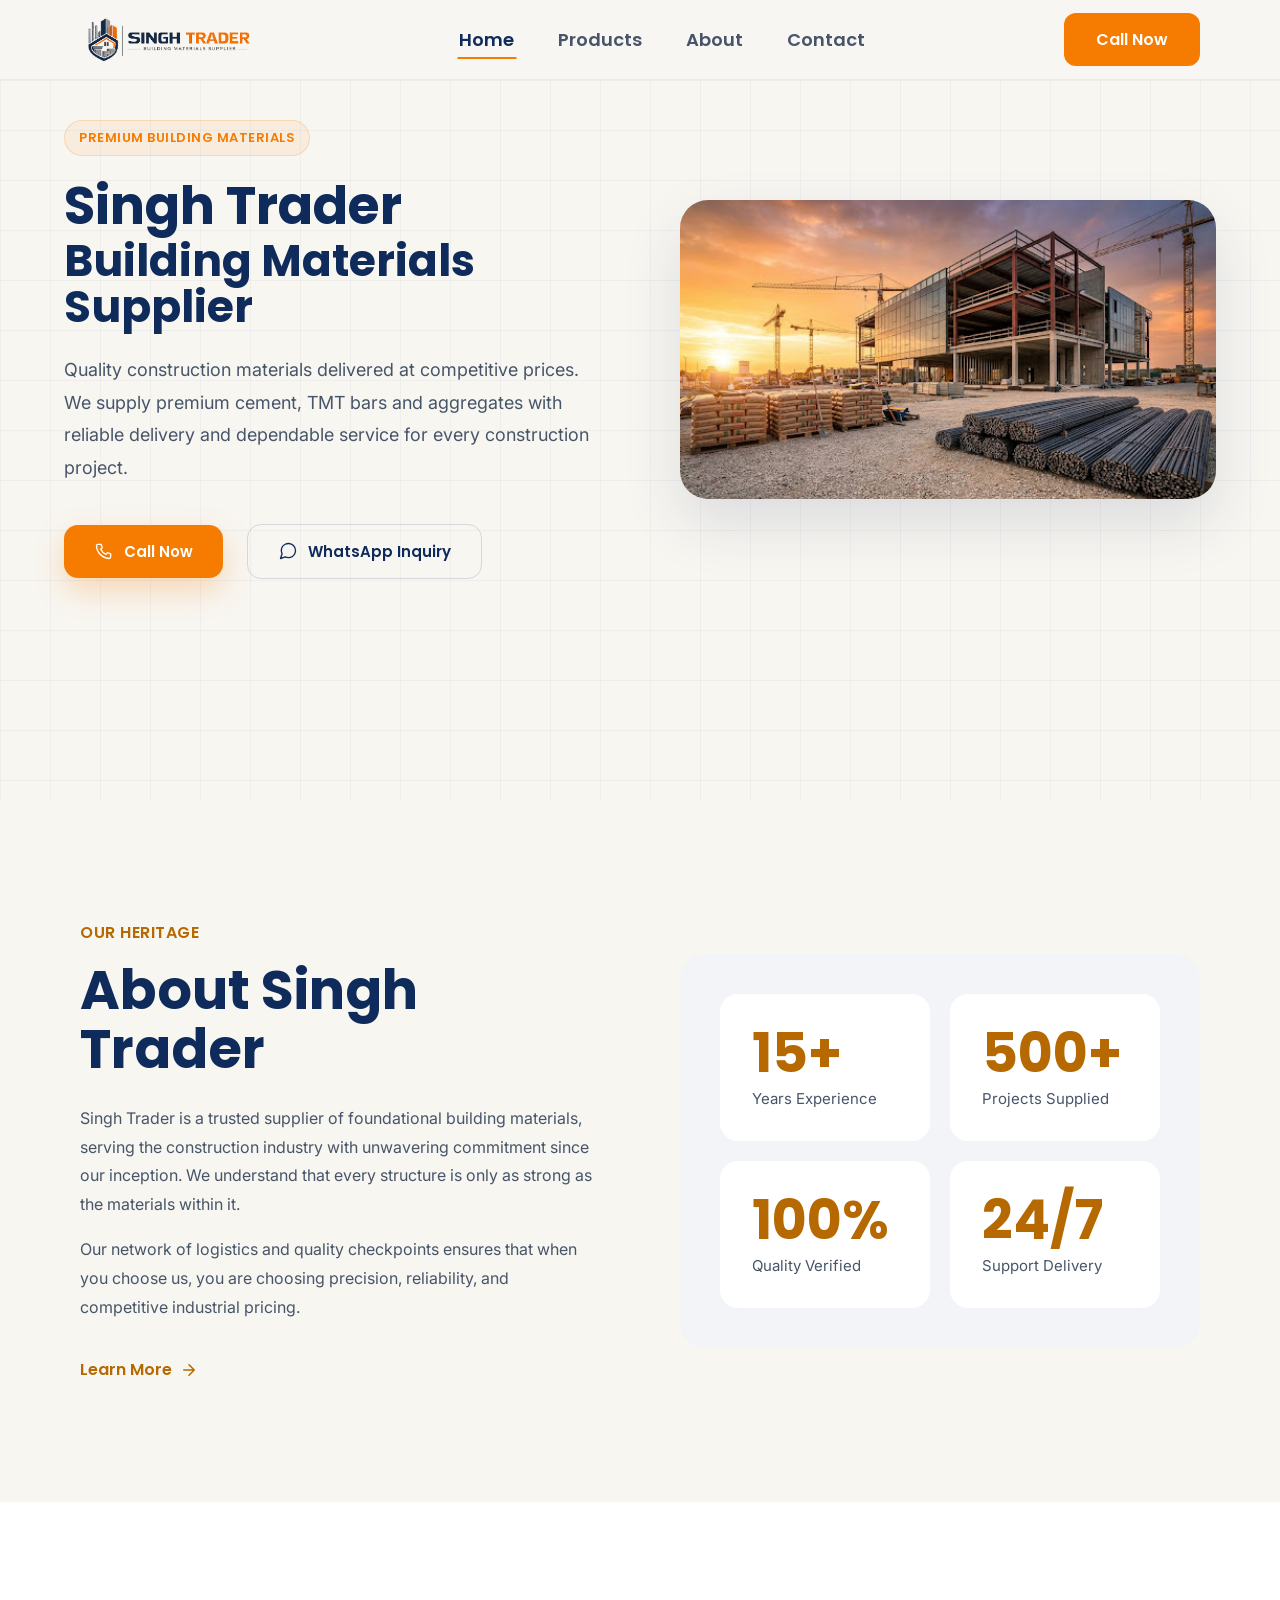
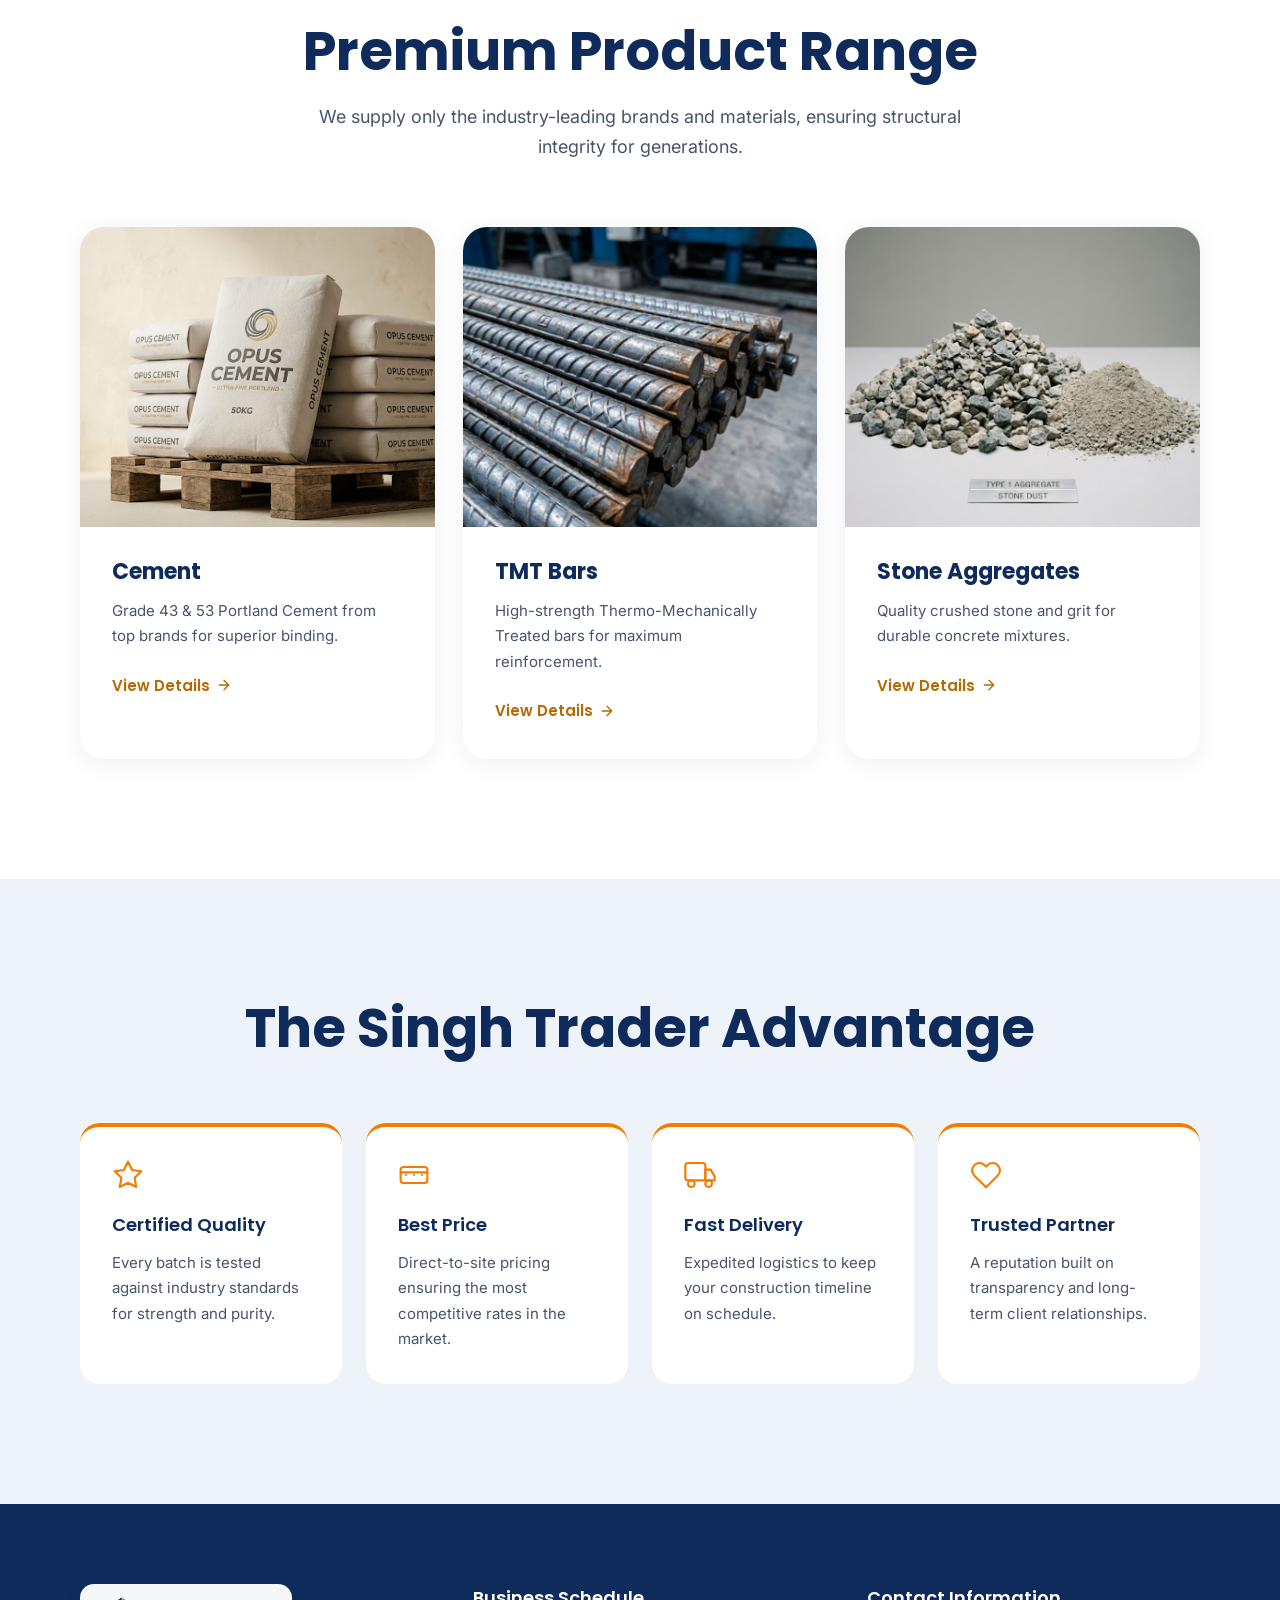
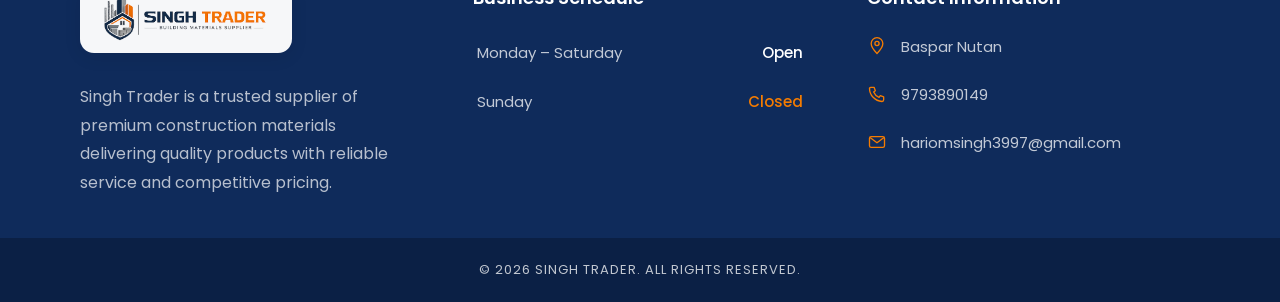
<file: index.html>
<!DOCTYPE html>
<html lang="en">

<head>
  <meta charset="UTF-8">
  <meta name="viewport" content="width=device-width, initial-scale=1.0">
  <title>Singh Trader</title>
  <link rel="icon" type="image/png" href="assets/icon.png">

  <link rel="preconnect" href="https://fonts.googleapis.com">
  <link rel="preconnect" href="https://fonts.gstatic.com" crossorigin>
  <link
    href="https://fonts.googleapis.com/css2?family=Poppins:wght@400;500;600;700&family=Inter:wght@400;500;600&display=swap"
    rel="stylesheet">

  <link rel="stylesheet" href="css/style.css">
</head>

<body>

  <div id="navbar"></div>

  <section class="hero" id="hero" aria-label="Singh Trader — Premium Construction Materials Supplier">
    <div class="hero__container">

      <div class="hero__content">
        <span class="hero__badge">PREMIUM BUILDING MATERIALS</span>

        <h1 class="hero__heading">Singh Trader</h1>
        <p class="hero__subheading">Building Materials Supplier</p>

        <p class="hero__description">
          Quality construction materials delivered at competitive prices. We supply premium cement, TMT bars and
          aggregates with reliable delivery and dependable service for every construction project.
        </p>

        <div class="hero__actions">
          <a href="tel:+919793890149" class="hero__btn hero__btn--primary" aria-label="Call Singh Trader now">
            <span class="hero__btn-icon" aria-hidden="true">
              <svg viewBox="0 0 24 24" fill="none" stroke="currentColor" stroke-width="1.6" stroke-linecap="round"
                stroke-linejoin="round">
                <path
                  d="M5 4h3.5l1.5 4-2 1.5a12 12 0 0 0 6.5 6.5l1.5-2 4 1.5V19a2 2 0 0 1-2 2A16 16 0 0 1 3 5a2 2 0 0 1 2-1z">
                </path>
              </svg>
            </span>
            Call Now
          </a>

          <a href="https://wa.me/919793890149" class="hero__btn hero__btn--secondary" target="_blank"
            rel="noopener noreferrer" aria-label="Send Singh Trader a WhatsApp inquiry">
            <span class="hero__btn-icon" aria-hidden="true">
              <svg viewBox="0 0 24 24" fill="none" stroke="currentColor" stroke-width="1.6" stroke-linecap="round"
                stroke-linejoin="round">
                <path
                  d="M21 11.5a8.38 8.38 0 0 1-.9 3.8 8.5 8.5 0 0 1-7.6 4.7 8.38 8.38 0 0 1-3.8-.9L3 21l1.9-5.7a8.38 8.38 0 0 1-.9-3.8 8.5 8.5 0 0 1 4.7-7.6 8.38 8.38 0 0 1 3.8-.9h.5a8.48 8.48 0 0 1 8 8v.5z">
                </path>
              </svg>
            </span>
            WhatsApp Inquiry
          </a>
        </div>
      </div>

      <div class="hero__media">
        <img src="assets/hero_section.png"
          alt="Construction site with steel framework and stacked TMT bars, representing Singh Trader's premium building materials"
          class="hero__image">
      </div>

    </div>
  </section>

  <!-- ========== ABOUT SINGH TRADER ========== -->
  <section class="about" id="about" aria-label="About Singh Trader">
    <div class="about__container">

      <div class="about__content">
        <span class="about__label">OUR HERITAGE</span>
        <h2 class="about__heading">About Singh Trader</h2>
        <p class="about__text">
          Singh Trader is a trusted supplier of foundational building materials, serving the construction industry with
          unwavering commitment since our inception. We understand that every structure is only as strong as the
          materials within it.
        </p>
        <p class="about__text">
          Our network of logistics and quality checkpoints ensures that when you choose us, you are choosing precision,
          reliability, and competitive industrial pricing.
        </p>
        <a href="contact.html" class="about__link" aria-label="Learn more about Singh Trader">
          Learn More
          <svg viewBox="0 0 24 24" fill="none" stroke="currentColor" stroke-width="2" stroke-linecap="round"
            stroke-linejoin="round" aria-hidden="true">
            <path d="M5 12h14M12 5l7 7-7 7"></path>
          </svg>
        </a>
      </div>

      <div class="about__stats-wrap">
        <div class="about__stats-grid">
          <div class="about__stat-card">
            <span class="about__stat-value">15+</span>
            <span class="about__stat-label">Years Experience</span>
          </div>
          <div class="about__stat-card">
            <span class="about__stat-value">500+</span>
            <span class="about__stat-label">Projects Supplied</span>
          </div>
          <div class="about__stat-card">
            <span class="about__stat-value">100%</span>
            <span class="about__stat-label">Quality Verified</span>
          </div>
          <div class="about__stat-card">
            <span class="about__stat-value">24/7</span>
            <span class="about__stat-label">Support Delivery</span>
          </div>
        </div>
      </div>

    </div>
  </section>

  <!-- ========== PREMIUM PRODUCT RANGE ========== -->
  <section class="products" id="products" aria-label="Premium Product Range">
    <div class="products__container">

      <div class="products__header">
        <h2 class="products__heading">Premium Product Range</h2>
        <p class="products__description">
          We supply only the industry-leading brands and materials, ensuring structural integrity for generations.
        </p>
      </div>

      <div class="products__grid">

        <article class="product-card">
          <div class="product-card__image-wrap">
            <img src="assets/cement_1.jpg" alt="Stacked bags of Portland cement on wooden pallets"
              class="product-card__image">
          </div>
          <div class="product-card__body">
            <h3 class="product-card__title">Cement</h3>
            <p class="product-card__text">Grade 43 &amp; 53 Portland Cement from top brands for superior binding.</p>
            <a href="products.html" class="product-card__link" aria-label="View details for Cement">
              View Details
              <svg viewBox="0 0 24 24" fill="none" stroke="currentColor" stroke-width="2" stroke-linecap="round"
                stroke-linejoin="round" aria-hidden="true">
                <path d="M5 12h14M12 5l7 7-7 7"></path>
              </svg>
            </a>
          </div>
        </article>

        <article class="product-card">
          <div class="product-card__image-wrap">
            <img src="assets/TMT.png" alt="Bundle of TMT reinforcement steel bars" class="product-card__image">
          </div>
          <div class="product-card__body">
            <h3 class="product-card__title">TMT Bars</h3>
            <p class="product-card__text">High-strength Thermo-Mechanically Treated bars for maximum reinforcement.</p>
            <a href="products.html" class="product-card__link" aria-label="View details for TMT Bars">
              View Details
              <svg viewBox="0 0 24 24" fill="none" stroke="currentColor" stroke-width="2" stroke-linecap="round"
                stroke-linejoin="round" aria-hidden="true">
                <path d="M5 12h14M12 5l7 7-7 7"></path>
              </svg>
            </a>
          </div>
        </article>

        <article class="product-card">
          <div class="product-card__image-wrap">
            <img src="assets/stone_aggregates.png" alt="Type 1 aggregate and stone dust for construction"
              class="product-card__image">
          </div>
          <div class="product-card__body">
            <h3 class="product-card__title">Stone Aggregates</h3>
            <p class="product-card__text">Quality crushed stone and grit for durable concrete mixtures.</p>
            <a href="products.html" class="product-card__link" aria-label="View details for Stone Aggregates">
              View Details
              <svg viewBox="0 0 24 24" fill="none" stroke="currentColor" stroke-width="2" stroke-linecap="round"
                stroke-linejoin="round" aria-hidden="true">
                <path d="M5 12h14M12 5l7 7-7 7"></path>
              </svg>
            </a>
          </div>
        </article>

      </div>

    </div>
  </section>

  <!-- ========== THE SINGH TRADER ADVANTAGE ========== -->
  <section class="advantage" id="advantage" aria-label="The Singh Trader Advantage">
    <div class="advantage__container">

      <div class="advantage__header">
        <h2 class="advantage__heading">The Singh Trader Advantage</h2>
      </div>

      <div class="advantage__grid">

        <div class="advantage__card">
          <div class="advantage__icon" aria-hidden="true">
            <svg viewBox="0 0 24 24" fill="none" stroke="currentColor" stroke-width="1.6" stroke-linecap="round"
              stroke-linejoin="round">
              <path d="M12 2l3.09 6.26L22 9.27l-5 4.87 1.18 6.88L12 17.77l-6.18 3.25L7 14.14 2 9.27l6.91-1.01L12 2z">
              </path>
            </svg>
          </div>
          <h3 class="advantage__card-title">Certified Quality</h3>
          <p class="advantage__card-text">Every batch is tested against industry standards for strength and purity.</p>
        </div>

        <div class="advantage__card">
          <div class="advantage__icon" aria-hidden="true">
            <svg viewBox="0 0 24 24" fill="none" stroke="currentColor" stroke-width="1.6" stroke-linecap="round"
              stroke-linejoin="round">
              <rect x="2" y="6" width="20" height="12" rx="2"></rect>
              <path d="M12 12h.01M6 12h.01M18 12h.01"></path>
              <path d="M2 10h20"></path>
            </svg>
          </div>
          <h3 class="advantage__card-title">Best Price</h3>
          <p class="advantage__card-text">Direct-to-site pricing ensuring the most competitive rates in the market.</p>
        </div>

        <div class="advantage__card">
          <div class="advantage__icon" aria-hidden="true">
            <svg viewBox="0 0 24 24" fill="none" stroke="currentColor" stroke-width="1.6" stroke-linecap="round"
              stroke-linejoin="round">
              <rect x="1" y="3" width="15" height="13" rx="2"></rect>
              <path d="M16 8h4l3 5v3h-7V8z"></path>
              <circle cx="5.5" cy="18.5" r="2.5"></circle>
              <circle cx="18.5" cy="18.5" r="2.5"></circle>
            </svg>
          </div>
          <h3 class="advantage__card-title">Fast Delivery</h3>
          <p class="advantage__card-text">Expedited logistics to keep your construction timeline on schedule.</p>
        </div>

        <div class="advantage__card">
          <div class="advantage__icon" aria-hidden="true">
            <svg viewBox="0 0 24 24" fill="none" stroke="currentColor" stroke-width="1.6" stroke-linecap="round"
              stroke-linejoin="round">
              <path
                d="M20.84 4.61a5.5 5.5 0 0 0-7.78 0L12 5.67l-1.06-1.06a5.5 5.5 0 0 0-7.78 7.78l1.06 1.06L12 21.23l7.78-7.78 1.06-1.06a5.5 5.5 0 0 0 0-7.78z">
              </path>
            </svg>
          </div>
          <h3 class="advantage__card-title">Trusted Partner</h3>
          <p class="advantage__card-text">A reputation built on transparency and long-term client relationships.</p>
        </div>

      </div>

    </div>
  </section>

  <div id="footer"></div>

  <script type="module" src="js/main.js"></script>
</body>

</html>
</file>
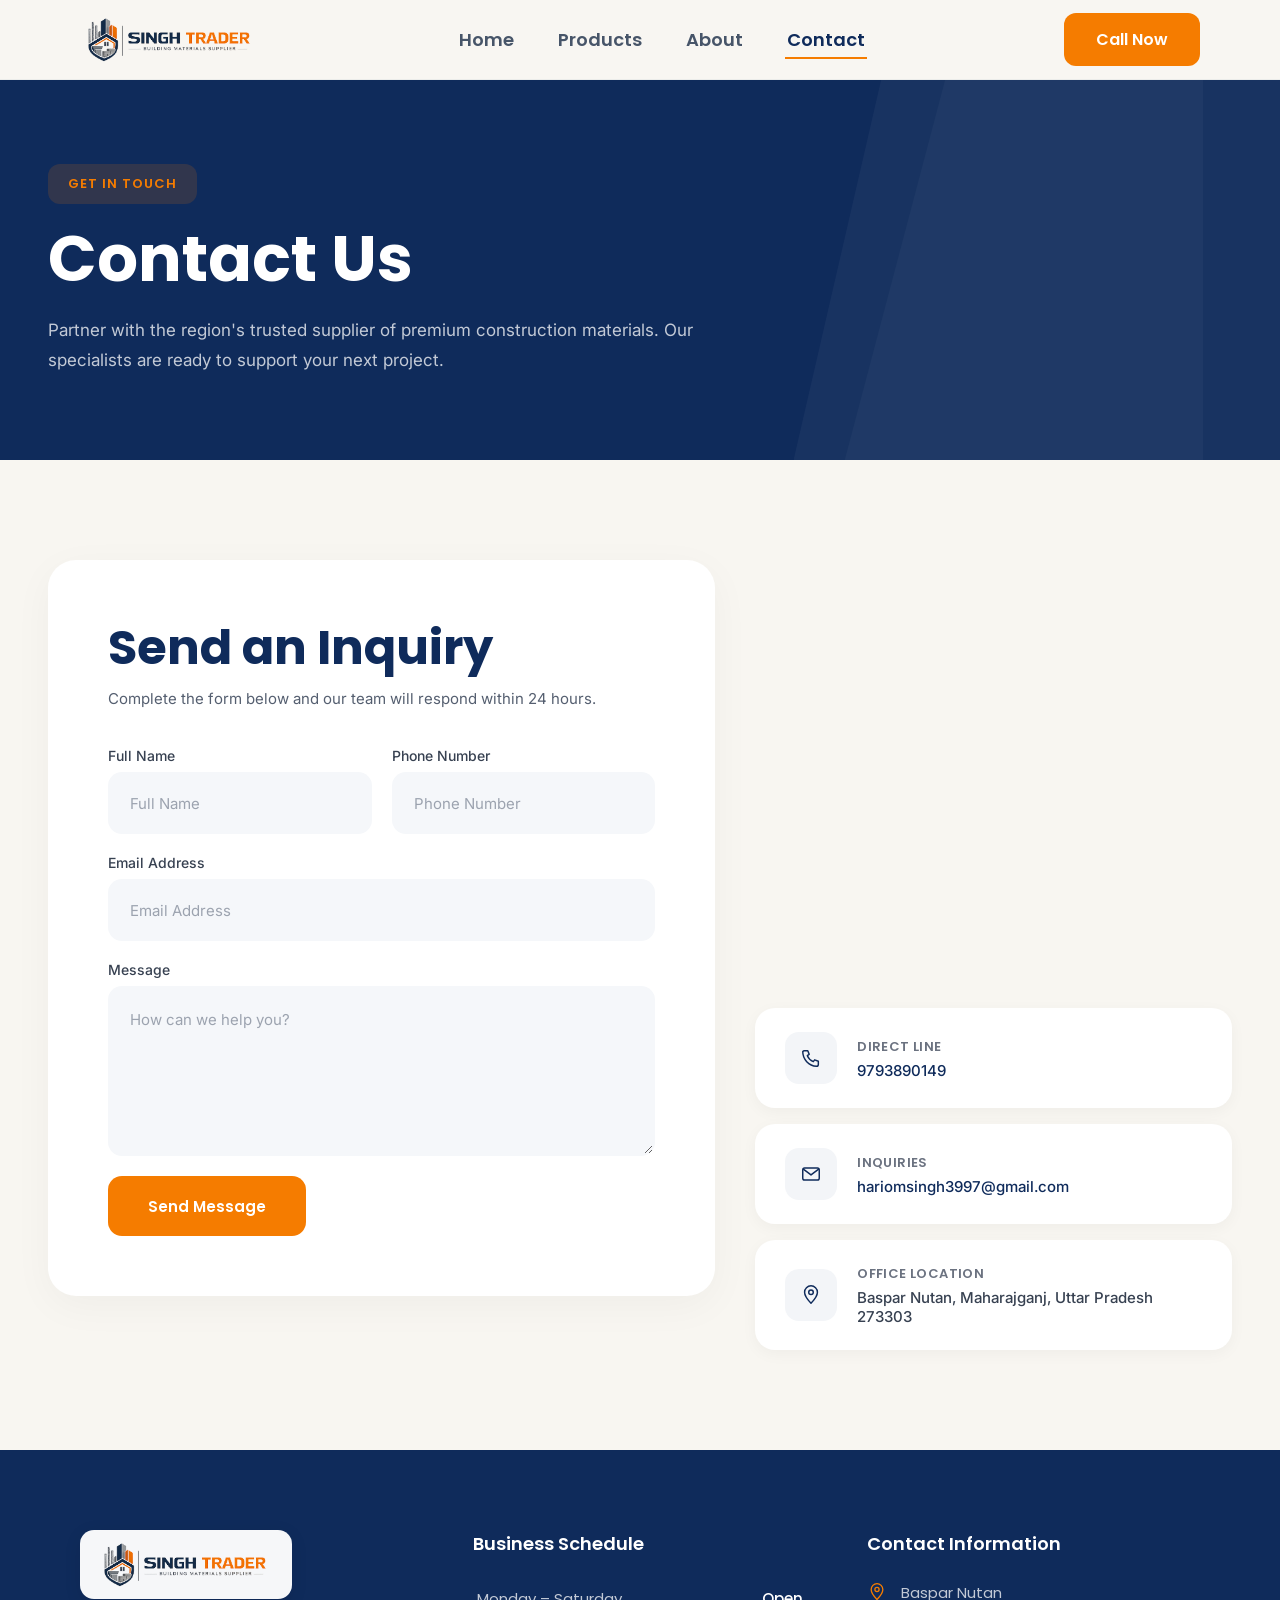
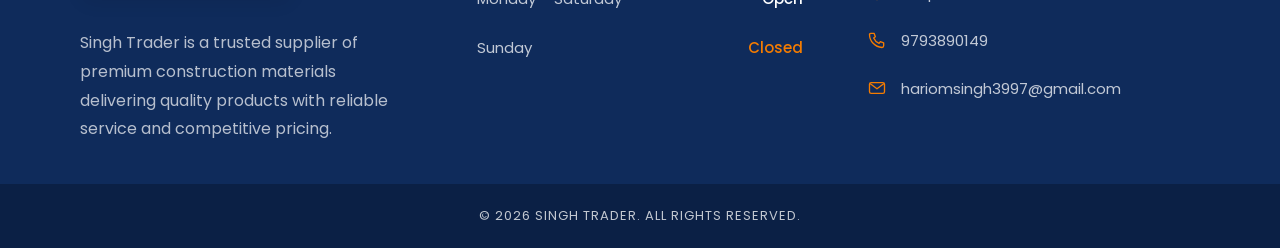
<file: contact.html>
<!DOCTYPE html>
<html lang="en">

<head>
  <meta charset="UTF-8">
  <meta name="viewport" content="width=device-width, initial-scale=1.0">
  <title>Contact Us — Singh Trader</title>
  <link rel="icon" type="image/png" href="assets/icon.png">
  <link rel="preconnect" href="https://fonts.googleapis.com">
  <link rel="preconnect" href="https://fonts.gstatic.com" crossorigin>
  <link
    href="https://fonts.googleapis.com/css2?family=Poppins:wght@400;500;600;700&family=Inter:wght@400;500;600&display=swap"
    rel="stylesheet">

  <link rel="stylesheet" href="css/style.css">
  <link rel="stylesheet" href="css/contact.css">
</head>

<body>

  <div id="navbar"></div>

  <!-- ========== CONTACT HERO BANNER ========== -->
  <section class="contact-banner" aria-label="Contact Us">
    <div class="contact-banner__angle" aria-hidden="true"></div>
    <div class="contact-banner__container">
      <div class="contact-banner__content">
        <span class="contact-banner__badge">GET IN TOUCH</span>
        <h1 class="contact-banner__heading">Contact Us</h1>
        <p class="contact-banner__description">
          Partner with the region's trusted supplier of premium construction materials.
          Our specialists are ready to support your next project.
        </p>
      </div>
    </div>
  </section>

  <!-- ========== CONTACT SECTION ========== -->
  <section class="contact-section" aria-label="Contact Information">
    <div class="contact-section__container">

      <!-- LEFT: ENQUIRY FORM -->
      <div class="contact-form-card">
        <h2 class="contact-form-card__heading">Send an Inquiry</h2>
        <p class="contact-form-card__desc">Complete the form below and our team will respond within 24 hours.</p>

        <div class="contact-form">
          <div class="contact-form__row contact-form__row--2col">
            <div class="contact-form__field">
              <label class="contact-form__label" for="fullName">Full Name</label>
              <input type="text" id="fullName" class="contact-form__input" placeholder="Full Name" autocomplete="name">
            </div>
            <div class="contact-form__field">
              <label class="contact-form__label" for="phone">Phone Number</label>
              <input type="tel" id="phone" class="contact-form__input" placeholder="Phone Number" autocomplete="tel">
            </div>
          </div>

          <div class="contact-form__row">
            <div class="contact-form__field">
              <label class="contact-form__label" for="email">Email Address</label>
              <input type="email" id="email" class="contact-form__input" placeholder="Email Address"
                autocomplete="email">
            </div>
          </div>

          <div class="contact-form__row">
            <div class="contact-form__field">
              <label class="contact-form__label" for="message">Message</label>
              <textarea id="message" class="contact-form__textarea" placeholder="How can we help you?"></textarea>
            </div>
          </div>

          <div class="contact-form__row">
            <button type="button" class="contact-form__btn">Send Message</button>
          </div>
        </div>
      </div>

      <!-- RIGHT: MAP + INFO CARDS -->
      <div class="contact-info">

        <div class="contact-map">
          <iframe
            src="https://www.google.com/maps/embed?pb=!1m18!1m12!1m3!1d28401.74349200017!2d83.55358874999999!3d27.149432400000002!2m3!1f0!2f0!3f0!3m2!1i1024!2i768!4f13.1!3m3!1m2!1s0x3996a9bcad937187%3A0x50194292f2dc9d6b!2sMaharajganj%2C%20Uttar%20Pradesh%20273303!5e0!3m2!1sen!2sin!4v1782445704849!5m2!1sen!2sin"
            style="border:0;" allowfullscreen="" loading="lazy" referrerpolicy="strict-origin-when-cross-origin"
            title="Singh Trader location map"></iframe>
        </div>

        <div class="contact-cards">

          <div class="contact-card">
            <div class="contact-card__icon" aria-hidden="true">
              <svg viewBox="0 0 24 24" fill="none" stroke="currentColor" stroke-width="1.6" stroke-linecap="round"
                stroke-linejoin="round">
                <path
                  d="M5 4h3.5l1.5 4-2 1.5a12 12 0 0 0 6.5 6.5l1.5-2 4 1.5V19a2 2 0 0 1-2 2A16 16 0 0 1 3 5a2 2 0 0 1 2-1z">
                </path>
              </svg>
            </div>
            <div class="contact-card__body">
              <span class="contact-card__title">Direct Line</span>
              <a href="tel:+919793890149" class="contact-card__value">9793890149</a>
            </div>
          </div>

          <div class="contact-card">
            <div class="contact-card__icon" aria-hidden="true">
              <svg viewBox="0 0 24 24" fill="none" stroke="currentColor" stroke-width="1.6" stroke-linecap="round"
                stroke-linejoin="round">
                <rect x="3" y="5.5" width="18" height="13" rx="2"></rect>
                <path d="M4 7l8 6 8-6"></path>
              </svg>
            </div>
            <div class="contact-card__body">
              <span class="contact-card__title">Inquiries</span>
              <a href="mailto:hariomsingh3997@gmail.com" class="contact-card__value">hariomsingh3997@gmail.com</a>
            </div>
          </div>

          <div class="contact-card">
            <div class="contact-card__icon" aria-hidden="true">
              <svg viewBox="0 0 24 24" fill="none" stroke="currentColor" stroke-width="1.6" stroke-linecap="round"
                stroke-linejoin="round">
                <path d="M12 21s-7-7.2-7-12a7 7 0 1 1 14 0c0 4.8-7 12-7 12z"></path>
                <circle cx="12" cy="9" r="2.5"></circle>
              </svg>
            </div>
            <div class="contact-card__body">
              <span class="contact-card__title">Office Location</span>
              <span class="contact-card__value contact-card__value--text">Baspar Nutan, Maharajganj, Uttar Pradesh
                273303</span>
            </div>
          </div>

        </div>
      </div>

    </div>
  </section>

  <div id="footer"></div>

  <script type="module" src="js/contact.js"></script>
</body>

</html>
</file>
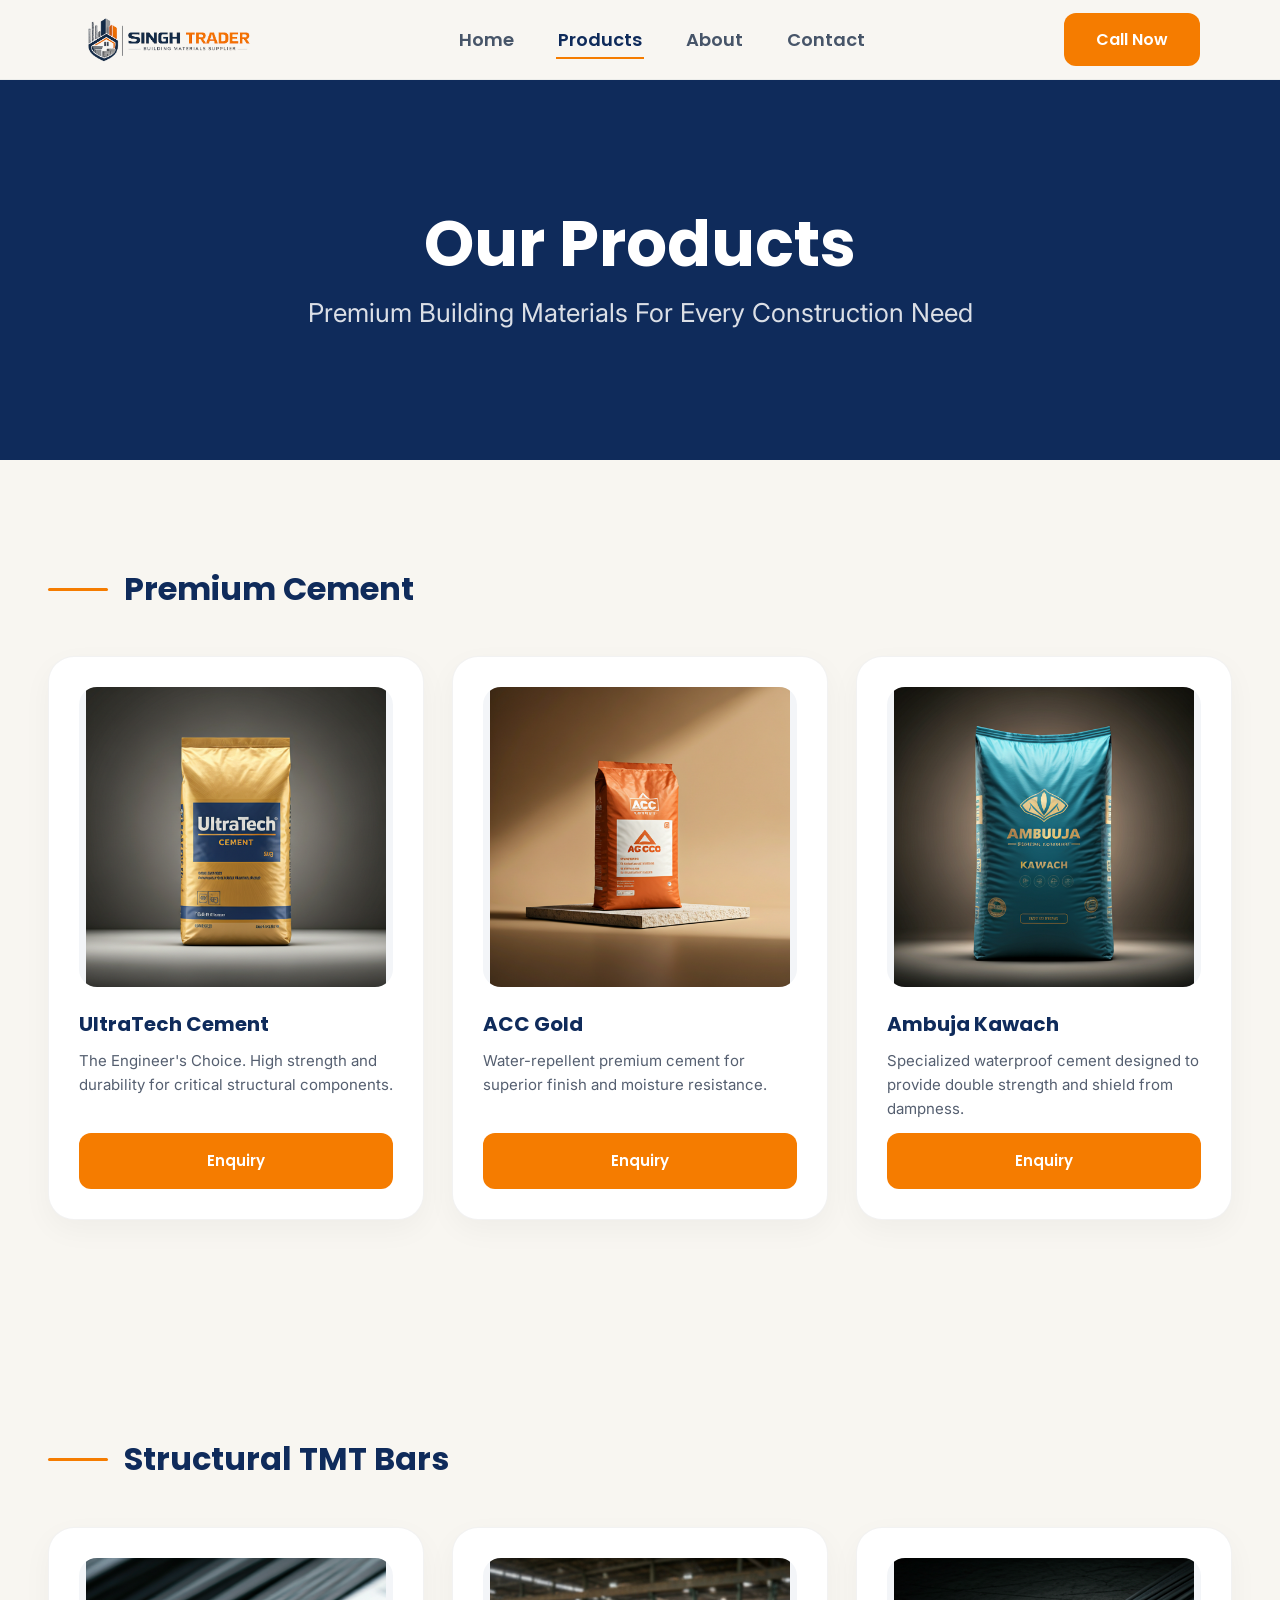
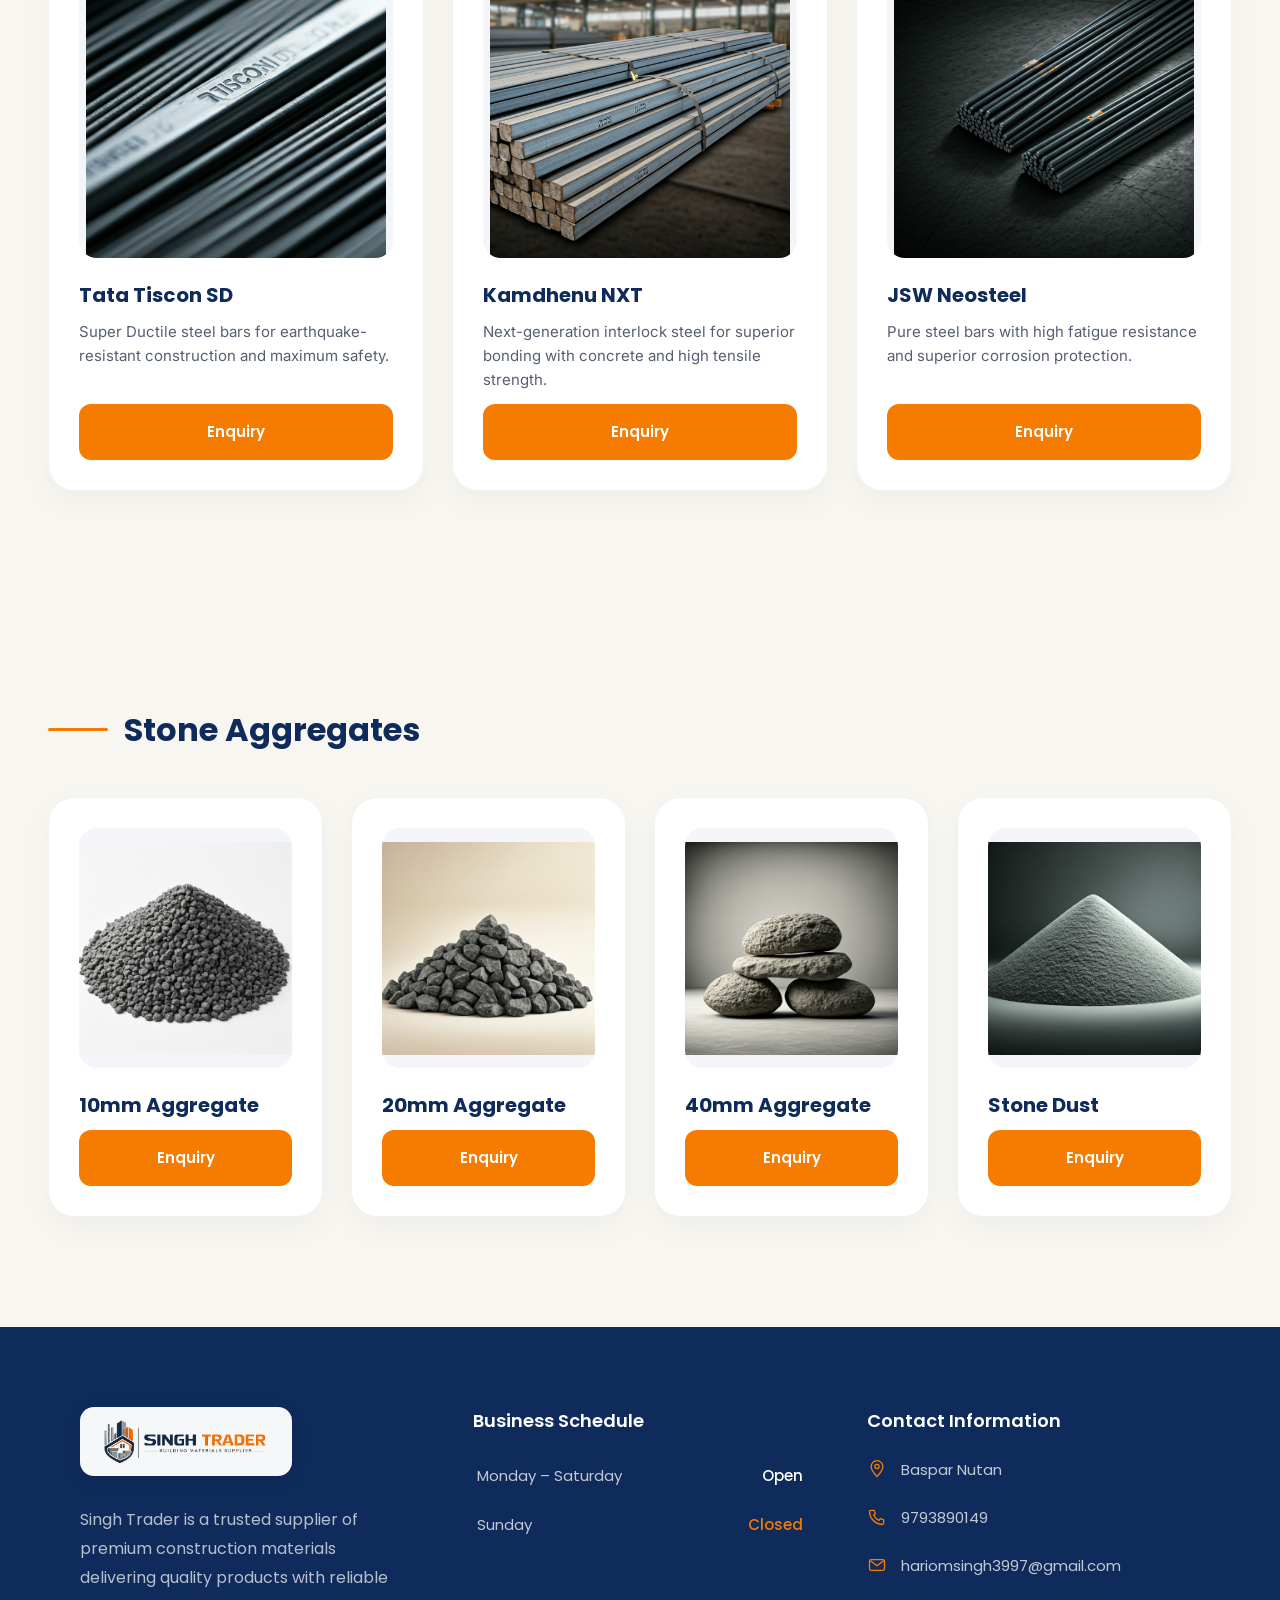
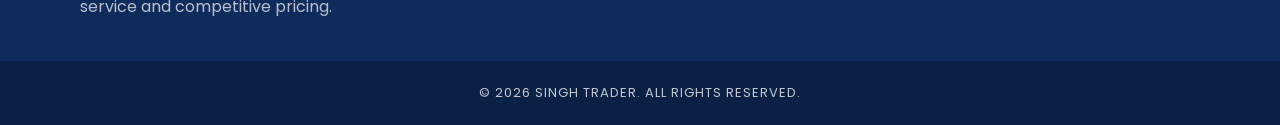
<file: products.html>
<!DOCTYPE html>
<html lang="en">

<head>
  <meta charset="UTF-8">
  <meta name="viewport" content="width=device-width, initial-scale=1.0">
  <title>Our Products — Singh Trader</title>
  <link rel="icon" type="image/png" href="assets/icon.png">
  
  <link rel="preconnect" href="https://fonts.googleapis.com">
  <link rel="preconnect" href="https://fonts.gstatic.com" crossorigin>
  <link
    href="https://fonts.googleapis.com/css2?family=Poppins:wght@400;500;600;700&family=Inter:wght@400;500;600&display=swap"
    rel="stylesheet">

  <link rel="stylesheet" href="css/style.css">
  <link rel="stylesheet" href="css/products.css">
</head>

<body>

  <div id="navbar"></div>

  <!-- ========== PRODUCTS HERO BANNER ========== -->
  <section class="products-banner" aria-label="Our Products">
    <div class="products-banner__content">
      <h1 class="products-banner__heading">Our Products</h1>
      <p class="products-banner__subtitle">Premium Building Materials For Every Construction Need</p>
    </div>
  </section>

  <!-- ========== PREMIUM CEMENT ========== -->
  <section class="prod-section" id="cement" aria-label="Premium Cement">
    <div class="prod-section__container">

      <div class="prod-section__label-row">
        <span class="prod-section__line" aria-hidden="true"></span>
        <h2 class="prod-section__heading">Premium Cement</h2>
      </div>

      <div class="prod-grid prod-grid--3">

        <article class="prod-card">
          <div class="prod-card__image-wrap">
            <img src="assets/UltraTechCement.png" alt="UltraTech Cement bag" class="prod-card__image">
          </div>
          <div class="prod-card__body">
            <h3 class="prod-card__title">UltraTech Cement</h3>
            <p class="prod-card__text">The Engineer's Choice. High strength and durability for critical structural
              components.</p>
            <a href="tel:+919793890149" class="prod-card__btn" aria-label="Enquire about UltraTech Cement">Enquiry</a>
          </div>
        </article>

        <article class="prod-card">
          <div class="prod-card__image-wrap">
            <img src="assets/ACCGold.png" alt="ACC Gold cement bag" class="prod-card__image">
          </div>
          <div class="prod-card__body">
            <h3 class="prod-card__title">ACC Gold</h3>
            <p class="prod-card__text">Water-repellent premium cement for superior finish and moisture resistance.</p>
            <a href="tel:+919793890149" class="prod-card__btn" aria-label="Enquire about ACC Gold">Enquiry</a>
          </div>
        </article>

        <article class="prod-card">
          <div class="prod-card__image-wrap">
            <img src="assets/AmbujaKawach.png" alt="Ambuja Kawach cement bag" class="prod-card__image">
          </div>
          <div class="prod-card__body">
            <h3 class="prod-card__title">Ambuja Kawach</h3>
            <p class="prod-card__text">Specialized waterproof cement designed to provide double strength and shield from
              dampness.</p>
            <a href="tel:+919793890149" class="prod-card__btn" aria-label="Enquire about Ambuja Kawach">Enquiry</a>
          </div>
        </article>

      </div>
    </div>
  </section>

  <!-- ========== STRUCTURAL TMT BARS ========== -->
  <section class="prod-section" id="tmt" aria-label="Structural TMT Bars">
    <div class="prod-section__container">

      <div class="prod-section__label-row">
        <span class="prod-section__line" aria-hidden="true"></span>
        <h2 class="prod-section__heading">Structural TMT Bars</h2>
      </div>

      <div class="prod-grid prod-grid--3">

        <article class="prod-card">
          <div class="prod-card__image-wrap">
            <img src="assets/TataTiscon.png" alt="Tata Tiscon SD TMT bars" class="prod-card__image">
          </div>
          <div class="prod-card__body">
            <h3 class="prod-card__title">Tata Tiscon SD</h3>
            <p class="prod-card__text">Super Ductile steel bars for earthquake-resistant construction and maximum
              safety.</p>
            <a href="tel:+919793890149" class="prod-card__btn" aria-label="Enquire about Tata Tiscon SD">Enquiry</a>
          </div>
        </article>

        <article class="prod-card">
          <div class="prod-card__image-wrap">
            <img src="assets/Kamdhenu.png" alt="Kamdhenu NXT TMT bars" class="prod-card__image">
          </div>
          <div class="prod-card__body">
            <h3 class="prod-card__title">Kamdhenu NXT</h3>
            <p class="prod-card__text">Next-generation interlock steel for superior bonding with concrete and high
              tensile strength.</p>
            <a href="tel:+919793890149" class="prod-card__btn" aria-label="Enquire about Kamdhenu NXT">Enquiry</a>
          </div>
        </article>

        <article class="prod-card">
          <div class="prod-card__image-wrap">
            <img src="assets/JSWNeosteel.png" alt="JSW Neosteel TMT bars" class="prod-card__image">
          </div>
          <div class="prod-card__body">
            <h3 class="prod-card__title">JSW Neosteel</h3>
            <p class="prod-card__text">Pure steel bars with high fatigue resistance and superior corrosion protection.
            </p>
            <a href="tel:+919793890149" class="prod-card__btn" aria-label="Enquire about JSW Neosteel">Enquiry</a>
          </div>
        </article>

      </div>
    </div>
  </section>

  <!-- ========== STONE AGGREGATES ========== -->
  <section class="prod-section" id="aggregates" aria-label="Stone Aggregates">
    <div class="prod-section__container">

      <div class="prod-section__label-row">
        <span class="prod-section__line" aria-hidden="true"></span>
        <h2 class="prod-section__heading">Stone Aggregates</h2>
      </div>

      <div class="prod-grid prod-grid--4">

        <article class="prod-card prod-card--aggregate">
          <div class="prod-card__image-wrap prod-card__image-wrap--sm">
            <img src="assets/10mm.png" alt="10mm stone aggregate" class="prod-card__image">
          </div>
          <div class="prod-card__body">
            <h3 class="prod-card__title">10mm Aggregate</h3>
            <a href="tel:+919793890149" class="prod-card__btn" aria-label="Enquire about 10mm Aggregate">Enquiry</a>
          </div>
        </article>

        <article class="prod-card prod-card--aggregate">
          <div class="prod-card__image-wrap prod-card__image-wrap--sm">
            <img src="assets/20mm.png" alt="20mm stone aggregate" class="prod-card__image">
          </div>
          <div class="prod-card__body">
            <h3 class="prod-card__title">20mm Aggregate</h3>
            <a href="tel:+919793890149" class="prod-card__btn" aria-label="Enquire about 20mm Aggregate">Enquiry</a>
          </div>
        </article>

        <article class="prod-card prod-card--aggregate">
          <div class="prod-card__image-wrap prod-card__image-wrap--sm">
            <img src="assets/40mm.png" alt="40mm stone aggregate" class="prod-card__image">
          </div>
          <div class="prod-card__body">
            <h3 class="prod-card__title">40mm Aggregate</h3>
            <a href="tel:+919793890149" class="prod-card__btn" aria-label="Enquire about 40mm Aggregate">Enquiry</a>
          </div>
        </article>

        <article class="prod-card prod-card--aggregate">
          <div class="prod-card__image-wrap prod-card__image-wrap--sm">
            <img src="assets/StoneDust.png" alt="Stone dust" class="prod-card__image">
          </div>
          <div class="prod-card__body">
            <h3 class="prod-card__title">Stone Dust</h3>
            <a href="tel:+919793890149" class="prod-card__btn" aria-label="Enquire about Stone Dust">Enquiry</a>
          </div>
        </article>

      </div>
    </div>
  </section>

  <div id="footer"></div>

  <script type="module" src="js/products.js"></script>
</body>

</html>
</file>
<file: css/style.css>
/* ==========================================================================
   Singh Trader — Global Reset & Variables
   ========================================================================== */

:root {
  --color-bg-navbar: #F8F6F1;
  --color-text-inactive: #475569;
  --color-text-active: #0F2B5B;
  --color-accent-orange: #F57C00;
  --color-accent-orange-dark: #D86C00;
  --color-white: #FFFFFF;

  --navbar-height: 80px;
  --navbar-max-width: 1200px;
  --transition-speed: 0.3s;
}

* {
  margin: 0;
  padding: 0;
  box-sizing: border-box;
}

html,
body {
  overflow-x: hidden;
  max-width: 100%;
}

body {

  font-family:
  "Poppins",
  "Segoe UI",
  Arial,
  sans-serif;

  color:
  var(--color-text-active);

  padding-top:
  var(--navbar-height);

}

body.no-scroll {
  overflow: hidden;
}

a {
  text-decoration: none;
  color: inherit;
}

ul {
  list-style: none;
}

img {
  max-width: 100%;
  height: auto;
}

button {
  font-family: inherit;
  background: none;
  border: none;
  cursor: pointer;
}

/* ==========================================================================
   Navbar
   ========================================================================== */

.navbar {
  position: fixed;
  top: 0;
  left: 0;

  width: 100%;
  height: var(--navbar-height);

  z-index: 9999;

  background: rgba(248, 246, 241, 0.92);

  backdrop-filter: blur(14px);
  -webkit-backdrop-filter: blur(14px);

  border-bottom: 1px solid rgba(15,43,91,.05);

  transition:
      background .3s ease,
      box-shadow .3s ease,
      border-color .3s ease;
}


.navbar.is-scrolled{

    background:rgba(248,246,241,.96);

    box-shadow:
    0 8px 28px rgba(15,43,91,.08);

    border-bottom:
    1px solid rgba(15,43,91,.08);

}

.navbar__container {
  max-width: var(--navbar-max-width);
  height: 100%;
  margin: 0 auto;
  padding: 0 40px;
  display: flex;
  align-items: center;
  justify-content: space-between;
  gap: 32px;
}

/* ----- Logo ----- */

.navbar__logo-link {
  display: flex;
  align-items: center;
  flex-shrink: 0;
}

.navbar__logo {
  width: 180px;
  height: auto;
  display: block;
  user-select: none;
  pointer-events: none;
  -webkit-user-drag: none;
}

/* ----- Desktop Nav Links ----- */

.navbar__nav {
  flex: 1;
  display: flex;
  justify-content: center;
}

.navbar__links {
  display: flex;
  align-items: center;
  gap: 40px;
}

.navbar__link {
  position: relative;
  display: inline-block;
  font-weight: 600;
  font-size: 18px;
  color: var(--color-text-inactive);
  padding: 6px 2px;
  transition: color var(--transition-speed) ease, transform var(--transition-speed) ease;
}

.navbar__link::after {
  content: "";
  position: absolute;
  left: 50%;
  bottom: 0;
  width: 100%;
  height: 2px;
  background-color: var(--color-accent-orange);
  transform: translateX(-50%) scaleX(0);
  transform-origin: center;
  transition: transform var(--transition-speed) ease;
}

.navbar__link:hover,
.navbar__link:focus-visible {
  color: var(--color-text-active);
  transform: translateY(-2px);
}

.navbar__link:hover::after,
.navbar__link:focus-visible::after {
  transform: translateX(-50%) scaleX(1);
}

.navbar__link.is-active {
  color: var(--color-text-active);
}

.navbar__link.is-active::after {
  transform: translateX(-50%) scaleX(1);
}

/* ----- Call Now Button ----- */

.navbar__cta {
  display: inline-block;
  background-color: var(--color-accent-orange);
  color: var(--color-white);
  font-weight: 600;
  font-size: 16px;
  padding: 14px 32px;
  border-radius: 12px;
  white-space: nowrap;
  transition: background-color var(--transition-speed) ease,
    transform var(--transition-speed) ease,
    box-shadow var(--transition-speed) ease;
}

.navbar__cta:hover,
.navbar__cta:focus-visible {
  background-color: var(--color-accent-orange-dark);
  transform: translateY(-2px);
  box-shadow: 0 8px 18px rgba(245, 124, 0, 0.35);
}

.navbar__actions {
  flex-shrink: 0;
}

/* ----- Hamburger ----- */

.navbar__hamburger {
  display: none;
  flex-direction: column;
  justify-content: center;
  align-items: center;
  gap: 6px;
  width: 36px;
  height: 36px;
  flex-shrink: 0;
}

.navbar__hamburger-line {
  width: 26px;
  height: 2px;
  background-color: var(--color-text-active);
  border-radius: 2px;
  transition: transform var(--transition-speed) ease, opacity var(--transition-speed) ease;
}

.navbar__hamburger.is-open .navbar__hamburger-line:nth-child(1) {
  transform: translateY(8px) rotate(45deg);
}

.navbar__hamburger.is-open .navbar__hamburger-line:nth-child(2) {
  opacity: 0;
}

.navbar__hamburger.is-open .navbar__hamburger-line:nth-child(3) {
  transform: translateY(-8px) rotate(-45deg);
}

/* ----- Mobile Menu ----- */

.navbar__mobile-menu {
  position: absolute;
  top: 100%;
  left: 0;
  width: 100%;
  background-color: var(--color-bg-navbar);
  max-height: 0;
  opacity: 0;
  overflow: hidden;
  pointer-events: none;
  transition: max-height var(--transition-speed) ease, opacity var(--transition-speed) ease;
}

.navbar__mobile-menu.is-open {
  max-height: calc(100vh - var(--navbar-height));
  opacity: 1;
  pointer-events: auto;
  overflow-y: auto;
}

.navbar__mobile-links {
  display: flex;
  flex-direction: column;
  align-items: center;
  gap: 24px;
  padding: 32px 24px 40px;
}

.navbar__mobile-link {
  font-weight: 600;
  font-size: 18px;
  color: var(--color-text-inactive);
  transition: color var(--transition-speed) ease;
}

.navbar__mobile-link:hover,
.navbar__mobile-link.is-active {
  color: var(--color-text-active);
}

.navbar__cta--mobile {
  margin-top: 8px;
}

/* ==========================================================================
   Responsive Breakpoints
   ========================================================================== */

/* Laptop */
@media (max-width: 1024px) {
  .navbar__container {
    padding: 0 28px;
    gap: 20px;
  }

  .navbar__links {
    gap: 28px;
  }

  .navbar__link {
    font-size: 16px;
  }

  .navbar__cta {
    padding: 12px 24px;
  }
}

/* Tablet — switch to hamburger menu */
@media (max-width: 768px) {
  .navbar__container {
    padding: 0 20px;
  }

  .navbar__nav,
  .navbar__actions {
    display: none;
  }

  .navbar__hamburger {
    display: flex;
  }

  .navbar__logo {
    width: 150px;
  }
}

/* Mobile */
@media (max-width: 480px) {
  .navbar__container {
    padding: 0 16px;
  }

  .navbar__logo {
    width: 130px;
  }

  .navbar__mobile-links {
    padding: 28px 20px 32px;
    gap: 20px;
  }
}

/* ==========================================================================
   Footer
   ========================================================================== */

.footer {
  background-color: #0F2B5B;
}

.footer__container {
  max-width: 1200px;
  margin: 0 auto;
  padding: 80px 40px 40px;
  display: grid;
  grid-template-columns: repeat(3, 1fr);
  gap: 60px;
}

/* ----- Column 1: Brand ----- */

.footer__logo-link {
  display: inline-flex;
  align-items: center;
  justify-content: center;
  width: fit-content;
  background-color: rgba(255, 255, 255, 0.96);
  border-radius: 14px;
  padding: 10px 16px;
  margin-bottom: 30px;
  box-shadow: 0 4px 18px rgba(0, 0, 0, 0.08);
}

.footer__logo {
  width: 180px;
  height: auto;
  display: block;
  user-select: none;
  pointer-events: none;
  -webkit-user-drag: none;
}

.footer__about {
  color: rgba(255, 255, 255, 0.70);
  font-size: 16px;
  line-height: 1.8;
}

/* ----- Shared column heading ----- */

.footer__heading {
  display: flex;
  align-items: center;
  gap: 10px;
  color: #FFFFFF;
  font-size: 18px;
  font-weight: 600;
  margin-bottom: 24px;
  transition: color var(--transition-speed) ease;
}

.footer__col:hover .footer__heading {
  color: var(--color-accent-orange);
}

/* ----- Column 2: Business Schedule ----- */

.footer__schedule {
  display: flex;
  flex-direction: column;
  gap: 14px;
}

.footer__schedule-row {
  display: flex;
  align-items: center;
  justify-content: space-between;
  gap: 16px;
  padding: 6px 4px;
  border-radius: 6px;
  transition: background-color var(--transition-speed) ease;
}

.footer__schedule-row:hover {
  background-color: rgba(255, 255, 255, 0.03);
}

.footer__schedule-label {
  color: rgba(255, 255, 255, 0.75);
  font-size: 15px;
}

.footer__schedule-status {
  color: #FFFFFF;
  font-size: 15px;
  font-weight: 500;
}

.footer__schedule-status--closed {
  color: var(--color-accent-orange);
}

/* ----- Column 3: Contact Information ----- */

.footer__contact {
  display: flex;
  flex-direction: column;
  gap: 24px;
}

.footer__contact-item {
  display: flex;
  align-items: flex-start;
  gap: 14px;
  color: rgba(255, 255, 255, 0.75);
  font-size: 15px;
  line-height: 1.6;
}

.footer__contact-link {
  display: flex;
  align-items: flex-start;
  gap: 14px;
  color: rgba(255, 255, 255, 0.75);
  transition: transform var(--transition-speed) ease, color var(--transition-speed) ease;
}

.footer__contact-link:hover,
.footer__contact-link:focus-visible {
  transform: translateX(4px);
  color: #FFFFFF;
}

.footer__icon {
  display: inline-flex;
  width: 20px;
  height: 20px;
  flex-shrink: 0;
  color: var(--color-accent-orange);
  margin-top: 1px;
}

.footer__icon svg {
  width: 100%;
  height: 100%;
}

/* ----- Copyright Bar ----- */

.footer__bottom {
  background-color: #0B2045;
  padding: 22px 0;
}

.footer__copyright {
  text-align: center;
  color: rgba(255, 255, 255, 0.75);
  font-size: 13px;
  letter-spacing: 1px;
}

/* ----- Footer Responsive ----- */

@media (max-width: 1024px) {
  .footer__container {
    padding: 64px 28px 36px;
    gap: 44px;
  }
}

@media (max-width: 768px) {
  .footer__container {
    grid-template-columns: repeat(2, 1fr);
    padding: 56px 20px 32px;
    gap: 40px;
  }

  .footer__logo {
    width: 150px;
  }
}

@media (max-width: 480px) {
  .footer__container {
    grid-template-columns: 1fr;
    padding: 48px 16px 28px;
    gap: 36px;
  }

  .footer__logo {
    width: 130px;
  }
}

/* ==========================================================================
   Hero Section
   ========================================================================== */

.hero {
  position: relative;
  background-color: var(--color-bg-navbar);
  min-height: 80vh;
  display: flex;
  align-items: flex-start;
  overflow: hidden;
  padding-top: 40px;
  padding-bottom: 40px;
  background-image:
    linear-gradient(to right, rgba(15, 43, 91, 0.04) 1px, transparent 1px),
    linear-gradient(to bottom, rgba(15, 43, 91, 0.04) 1px, transparent 1px);
  background-size: 50px 50px;
}

.hero__container {
  position: relative;
  width: 100%;
  max-width: 1200px;
  margin: 0 auto;
  padding: 0 24px;
  display: flex;
  align-items: center;
  gap: 80px;
}

/* ----- Left Column: Content ----- */

.hero__content {
  flex: 1;
  min-width: 0;
  animation: heroFadeUp 0.8s ease both;
}

.hero__badge {
  display: inline-block;
  background-color: rgba(245, 124, 0, 0.08);
  border: 1px solid rgba(245, 124, 0, 0.20);
  color: var(--color-accent-orange);
  font-family: "Poppins", sans-serif;
  font-weight: 600;
  font-size: 13px;
  letter-spacing: 0.5px;
  border-radius: 999px;
  padding: 7px 14px;
  margin-bottom: 24px;
}

.hero__heading {
  font-family: "Poppins", sans-serif;
  font-weight: 700;
  font-size: 52px;
  line-height: 1.0;
  color: var(--color-text-active);
}

.hero__subheading {
  font-family: "Poppins", sans-serif;
  font-weight: 700;
  font-size: 44px;
  line-height: 1.05;
  color: var(--color-text-active);
  margin-top: 6px;
}

.hero__description {
  font-family: "Inter", sans-serif;
  color: var(--color-text-inactive);
  font-size: 18px;
  line-height: 1.8;
  max-width: 540px;
  margin-top: 24px;
  margin-bottom: 40px;
}

/* ----- CTA Buttons ----- */

.hero__actions {
  display: flex;
  align-items: center;
  gap: 24px;
}

.hero__btn {
  display: inline-flex;
  align-items: center;
  gap: 10px;
  font-family: "Poppins", sans-serif;
  font-weight: 600;
  font-size: 15px;
  border-radius: 14px;
  padding: 15px 30px;
  transition: background-color var(--transition-speed) ease,
    transform var(--transition-speed) ease,
    box-shadow var(--transition-speed) ease;
}

.hero__btn-icon {
  display: inline-flex;
  width: 20px;
  height: 20px;
  flex-shrink: 0;
}

.hero__btn-icon svg {
  width: 100%;
  height: 100%;
}

.hero__btn--primary {
  background-color: var(--color-accent-orange);
  color: var(--color-white);
  box-shadow: 0 12px 30px rgba(245, 124, 0, 0.25);
}

.hero__btn--primary:hover,
.hero__btn--primary:focus-visible {
  background-color: var(--color-accent-orange-dark);
  transform: translateY(-3px);
  box-shadow: 0 16px 36px rgba(245, 124, 0, 0.32);
}

.hero__btn--secondary {
  background-color: transparent;
  border: 1px solid rgba(15, 43, 91, 0.15);
  color: var(--color-text-active);
}

.hero__btn--secondary:hover,
.hero__btn--secondary:focus-visible {
  background-color: rgba(15, 43, 91, 0.04);
  transform: translateY(-3px);
}

/* ----- Right Column: Image ----- */

.hero__media {
  flex: 1;
  min-width: 0;
  display: flex;
  justify-content: center;
  animation: heroFadeIn 1s ease both;
}

.hero__image {
  width: 100%;
  max-width: 720px;
  height: auto;
  object-fit: contain;
  border-radius: 28px;
  box-shadow: 0 25px 60px rgba(15, 43, 91, 0.12);
  transition: transform 0.4s ease;
}

.hero__image:hover {
  transform: translateY(-6px);
}

/* ----- Animations ----- */

@keyframes heroFadeUp {
  from {
    opacity: 0;
    transform: translateY(24px);
  }
  to {
    opacity: 1;
    transform: translateY(0);
  }
}

@keyframes heroFadeIn {
  from {
    opacity: 0;
  }
  to {
    opacity: 1;
  }
}

@media (prefers-reduced-motion: reduce) {
  .hero__content,
  .hero__media {
    animation: none;
  }

  .hero__btn--primary:hover,
  .hero__btn--primary:focus-visible,
  .hero__btn--secondary:hover,
  .hero__btn--secondary:focus-visible,
  .hero__image:hover {
    transform: none;
  }
}

/* ----- Hero Responsive ----- */

@media (max-width: 1024px) {
  .hero {
    padding-top: 35px;
  }

  .hero__container {
    gap: 48px;
  }

  .hero__heading {
    font-size: 48px;
  }

  .hero__subheading {
    font-size: 40px;
  }

  .hero__description {
    font-size: 17px;
  }
}

@media (max-width: 768px) {
  .hero {
    padding-top: 30px;
  }

  .hero__container {
    flex-direction: column;
    gap: 56px;
    text-align: center;
  }

  .hero__content {
    display: flex;
    flex-direction: column;
    align-items: center;
  }

  .hero__description {
    margin-left: auto;
    margin-right: auto;
  }

  .hero__heading {
    font-size: 42px;
  }

  .hero__subheading {
    font-size: 34px;
  }

  .hero__description {
    font-size: 16px;
  }
}

@media (max-width: 480px) {
  .hero {
    padding-top: 24px;
  }

  .hero__heading {
    font-size: 34px;
  }

  .hero__subheading {
    font-size: 28px;
  }

  .hero__description {
    font-size: 15px;
  }

  .hero__actions {
    flex-direction: column;
    align-items: stretch;
    width: 100%;
  }

  .hero__btn {
    justify-content: center;
  }
}

/* ==========================================================================
   About Singh Trader
   ========================================================================== */

.about {
  background-color: var(--color-bg-navbar);
  padding: 120px 0;
}

.about__container {
  max-width: 1200px;
  margin: 0 auto;
  padding: 0 40px;
  display: grid;
  grid-template-columns: 1fr 1fr;
  align-items: center;
  gap: 80px;
}

/* ----- Left Column ----- */

.about__label {
  display: inline-block;
  font-family: "Poppins", sans-serif;
  font-size: 16px;
  font-weight: 600;
  color: #B56900;
  letter-spacing: 0.5px;
  margin-bottom: 16px;
}

.about__heading {
  font-family: "Poppins", sans-serif;
  font-size: 54px;
  font-weight: 700;
  color: var(--color-text-active);
  line-height: 1.1;
  margin-bottom: 24px;
}

.about__text {
  font-family: "Inter", sans-serif;
  font-size: 16px;
  color: var(--color-text-inactive);
  line-height: 1.8;
  max-width: 620px;
  margin-bottom: 16px;
}

.about__text:last-of-type {
  margin-bottom: 36px;
}

.about__link {
  display: inline-flex;
  align-items: center;
  gap: 8px;
  font-family: "Poppins", sans-serif;
  font-size: 16px;
  font-weight: 600;
  color: #B56900;
  background: transparent;
  border: none;
  padding: 0;
  transition: gap var(--transition-speed) ease, transform var(--transition-speed) ease;
}

.about__link svg {
  width: 18px;
  height: 18px;
  flex-shrink: 0;
  transition: transform var(--transition-speed) ease;
}

.about__link:hover,
.about__link:focus-visible {
  gap: 14px;
}

.about__link:hover svg,
.about__link:focus-visible svg {
  transform: translateX(4px);
}

/* ----- Right Column: Stats ----- */

.about__stats-wrap {
  background-color: #F2F4F8;
  border-radius: 24px;
  padding: 40px;
}

.about__stats-grid {
  display: grid;
  grid-template-columns: 1fr 1fr;
  gap: 20px;
}

.about__stat-card {
  background-color: var(--color-white);
  border-radius: 18px;
  padding: 32px;
  display: flex;
  flex-direction: column;
  gap: 8px;
  transition: transform var(--transition-speed) ease, box-shadow var(--transition-speed) ease;
}

.about__stat-card:hover {
  transform: translateY(-4px);
  box-shadow: 0 16px 40px rgba(15, 43, 91, 0.10);
}

.about__stat-value {
  font-family: "Poppins", sans-serif;
  font-size: 54px;
  font-weight: 700;
  color: #B56900;
  line-height: 1;
}

.about__stat-label {
  font-family: "Inter", sans-serif;
  font-size: 15px;
  color: var(--color-text-inactive);
  line-height: 1.4;
}

/* ----- About Responsive ----- */

@media (max-width: 1024px) {
  .about {
    padding: 96px 0;
  }

  .about__container {
    padding: 0 28px;
    gap: 56px;
  }

  .about__heading {
    font-size: 46px;
  }

  .about__stat-value {
    font-size: 46px;
  }
}

@media (max-width: 768px) {
  .about {
    padding: 80px 0;
  }

  .about__container {
    grid-template-columns: 1fr;
    padding: 0 20px;
    gap: 48px;
  }

  .about__heading {
    font-size: 40px;
  }
}

@media (max-width: 480px) {
  .about {
    padding: 64px 0;
  }

  .about__container {
    padding: 0 16px;
    gap: 40px;
  }

  .about__heading {
    font-size: 34px;
  }

  .about__stats-wrap {
    padding: 24px;
  }

  .about__stat-card {
    padding: 24px;
  }

  .about__stat-value {
    font-size: 38px;
  }
}

/* ==========================================================================
   Premium Product Range
   ========================================================================== */

.products {
  background-color: var(--color-white);
  padding: 120px 0;
}

.products__container {
  max-width: 1200px;
  margin: 0 auto;
  padding: 0 40px;
}

.products__header {
  text-align: center;
  margin-bottom: 64px;
}

.products__heading {
  font-family: "Poppins", sans-serif;
  font-size: 54px;
  font-weight: 700;
  color: var(--color-text-active);
  line-height: 1.1;
  margin-bottom: 20px;
}

.products__description {
  font-family: "Inter", sans-serif;
  font-size: 18px;
  color: var(--color-text-inactive);
  line-height: 1.7;
  max-width: 700px;
  margin: 0 auto;
}

.products__grid {
  display: grid;
  grid-template-columns: repeat(3, 1fr);
  gap: 28px;
}

/* ----- Product Card ----- */

.product-card {
  background-color: var(--color-white);
  border-radius: 24px;
  overflow: hidden;
  box-shadow: 0 4px 24px rgba(15, 43, 91, 0.07);
  transition: transform var(--transition-speed) ease, box-shadow var(--transition-speed) ease;
}

.product-card:hover {
  transform: translateY(-6px);
  box-shadow: 0 20px 50px rgba(15, 43, 91, 0.13);
}

.product-card__image-wrap {
  width: 100%;
  height: 300px;
  overflow: hidden;
}

.product-card__image {
  width: 100%;
  height: 100%;
  object-fit: cover;
  display: block;
  transition: transform 0.4s ease;
}

.product-card:hover .product-card__image {
  transform: scale(1.04);
}

.product-card__body {
  padding: 28px 32px 36px;
}

.product-card__title {
  font-family: "Poppins", sans-serif;
  font-size: 22px;
  font-weight: 700;
  color: var(--color-text-active);
  margin-bottom: 10px;
}

.product-card__text {
  font-family: "Inter", sans-serif;
  font-size: 15px;
  color: var(--color-text-inactive);
  line-height: 1.7;
  margin-bottom: 24px;
}

.product-card__link {
  display: inline-flex;
  align-items: center;
  gap: 6px;
  font-family: "Poppins", sans-serif;
  font-size: 15px;
  font-weight: 600;
  color: #B56900;
  background: transparent;
  border: none;
  padding: 0;
  transition: gap var(--transition-speed) ease;
}

.product-card__link svg {
  width: 16px;
  height: 16px;
  flex-shrink: 0;
  transition: transform var(--transition-speed) ease;
}

.product-card__link:hover,
.product-card__link:focus-visible {
  gap: 10px;
}

.product-card__link:hover svg,
.product-card__link:focus-visible svg {
  transform: translateX(4px);
}

/* ----- Products Responsive ----- */

@media (max-width: 1024px) {
  .products {
    padding: 96px 0;
  }

  .products__container {
    padding: 0 28px;
  }

  .products__heading {
    font-size: 46px;
  }

  .products__grid {
    gap: 22px;
  }
}

@media (max-width: 768px) {
  .products {
    padding: 80px 0;
  }

  .products__container {
    padding: 0 20px;
  }

  .products__heading {
    font-size: 38px;
  }

  .products__description {
    font-size: 16px;
  }

  .products__grid {
    grid-template-columns: repeat(2, 1fr);
  }

  .product-card__image-wrap {
    height: 240px;
  }
}

@media (max-width: 480px) {
  .products {
    padding: 64px 0;
  }

  .products__container {
    padding: 0 16px;
  }

  .products__heading {
    font-size: 30px;
  }

  .products__header {
    margin-bottom: 44px;
  }

  .products__grid {
    grid-template-columns: 1fr;
  }

  .product-card__image-wrap {
    height: 220px;
  }
}

/* ==========================================================================
   The Singh Trader Advantage
   ========================================================================== */

.advantage {
  background-color: #EEF3FA;
  padding: 120px 0;
}

.advantage__container {
  max-width: 1200px;
  margin: 0 auto;
  padding: 0 40px;
}

.advantage__header {
  text-align: center;
  margin-bottom: 64px;
}

.advantage__heading {
  font-family: "Poppins", sans-serif;
  font-size: 54px;
  font-weight: 700;
  color: var(--color-text-active);
  line-height: 1.1;
}

.advantage__grid {
  display: grid;
  grid-template-columns: repeat(4, 1fr);
  gap: 24px;
}

/* ----- Advantage Card ----- */

.advantage__card {
  background-color: var(--color-white);
  border-radius: 20px;
  padding: 32px;
  border-top: 4px solid var(--color-accent-orange);
  transition: transform var(--transition-speed) ease, box-shadow var(--transition-speed) ease;
}

.advantage__card:hover {
  transform: translateY(-5px);
  box-shadow: 0 16px 44px rgba(15, 43, 91, 0.10);
}

.advantage__icon {
  display: inline-flex;
  width: 32px;
  height: 32px;
  color: var(--color-accent-orange);
  margin-bottom: 20px;
}

.advantage__icon svg {
  width: 100%;
  height: 100%;
}

.advantage__card-title {
  font-family: "Poppins", sans-serif;
  font-size: 18px;
  font-weight: 600;
  color: var(--color-text-active);
  margin-bottom: 12px;
}

.advantage__card-text {
  font-family: "Inter", sans-serif;
  font-size: 15px;
  color: var(--color-text-inactive);
  line-height: 1.7;
}

/* ----- Advantage Responsive ----- */

@media (max-width: 1024px) {
  .advantage {
    padding: 96px 0;
  }

  .advantage__container {
    padding: 0 28px;
  }

  .advantage__heading {
    font-size: 46px;
  }

  .advantage__grid {
    gap: 20px;
  }
}

@media (max-width: 768px) {
  .advantage {
    padding: 80px 0;
  }

  .advantage__container {
    padding: 0 20px;
  }

  .advantage__heading {
    font-size: 38px;
  }

  .advantage__grid {
    grid-template-columns: repeat(2, 1fr);
  }
}

@media (max-width: 480px) {
  .advantage {
    padding: 64px 0;
  }

  .advantage__container {
    padding: 0 16px;
  }

  .advantage__heading {
    font-size: 30px;
  }

  .advantage__header {
    margin-bottom: 44px;
  }

  .advantage__grid {
    grid-template-columns: 1fr;
  }
}
</file>
<file: css/contact.css>
/* =============================================
   GLOBAL RESET
   ============================================= */
*, *::before, *::after {
  box-sizing: border-box;
}

html, body {
  overflow-x: hidden;
  max-width: 100%;
}

img {
  max-width: 100%;
  height: auto;
}

/* =============================================
   CONTACT HERO BANNER
   ============================================= */
.contact-banner {
  position: relative;
  width: 100%;
  height: 380px;
  background-color: #0F2B5B;
  display: flex;
  align-items: center;
  overflow: hidden;
}

/* Angled decorative shape on right */
.contact-banner::after {
  content: "";
  position: absolute;
  top: 0;
  right: 0;
  width: 38%;
  height: 100%;
  background-color: rgba(255, 255, 255, 0.04);
  clip-path: polygon(18% 0%, 100% 0%, 100% 100%, 0% 100%);
  pointer-events: none;
}

.contact-banner__angle {
  position: absolute;
  top: 0;
  right: 6%;
  width: 28%;
  height: 100%;
  background-color: rgba(255, 255, 255, 0.03);
  clip-path: polygon(28% 0%, 100% 0%, 100% 100%, 0% 100%);
  pointer-events: none;
  z-index: 1;
}

.contact-banner__container {
  position: relative;
  z-index: 2;
  max-width: 1300px;
  width: 100%;
  margin: 0 auto;
  padding: 0 48px;
}

.contact-banner__content {
  max-width: 700px;
  animation: contactFadeUp 0.7s ease both;
}

.contact-banner__badge {
  display: inline-block;
  background-color: rgba(245, 124, 0, 0.15);
  color: #F57C00;
  font-family: 'Poppins', sans-serif;
  font-size: 13px;
  font-weight: 600;
  letter-spacing: 0.08em;
  padding: 10px 20px;
  border-radius: 12px;
  margin-bottom: 20px;
}

.contact-banner__heading {
  font-family: 'Poppins', sans-serif;
  font-size: 64px;
  font-weight: 700;
  color: #ffffff;
  margin: 0 0 20px 0;
  line-height: 1.1;
}

.contact-banner__description {
  font-family: 'Inter', sans-serif;
  font-size: 17px;
  font-weight: 400;
  color: rgba(255, 255, 255, 0.75);
  margin: 0;
  max-width: 650px;
  line-height: 1.8;
}

@keyframes contactFadeUp {
  from {
    opacity: 0;
    transform: translateY(28px);
  }
  to {
    opacity: 1;
    transform: translateY(0);
  }
}

/* =============================================
   CONTACT SECTION
   ============================================= */
.contact-section {
  background-color: #F8F6F1;
  padding: 100px 0;
}

.contact-section__container {
  max-width: 1300px;
  margin: 0 auto;
  padding: 0 48px;
  display: grid;
  grid-template-columns: 1.4fr 1fr;
  gap: 40px;
  align-items: start;
}

/* =============================================
   LEFT: ENQUIRY FORM CARD
   ============================================= */
.contact-form-card {
  background: #ffffff;
  border-radius: 28px;
  padding: 60px;
  box-shadow: 0 10px 40px rgba(0, 0, 0, 0.04);
}

.contact-form-card__heading {
  font-family: 'Poppins', sans-serif;
  font-size: 48px;
  font-weight: 700;
  color: #0F2B5B;
  margin: 0 0 12px 0;
  line-height: 1.15;
}

.contact-form-card__desc {
  font-family: 'Inter', sans-serif;
  font-size: 15px;
  color: #555f70;
  margin: 0 0 36px 0;
  line-height: 1.6;
}

/* FORM */
.contact-form {
  display: flex;
  flex-direction: column;
  gap: 20px;
}

.contact-form__row {
  width: 100%;
}

.contact-form__row--2col {
  display: grid;
  grid-template-columns: 1fr 1fr;
  gap: 20px;
}

.contact-form__field {
  display: flex;
  flex-direction: column;
  gap: 8px;
}

.contact-form__label {
  font-family: 'Inter', sans-serif;
  font-size: 14px;
  font-weight: 500;
  color: #374151;
}

.contact-form__input {
  width: 100%;
  height: 62px;
  background-color: #F5F7FA;
  border: 2px solid transparent;
  border-radius: 14px;
  padding: 0 20px;
  font-family: 'Inter', sans-serif;
  font-size: 15px;
  color: #1a202c;
  outline: none;
  transition: border-color 0.3s ease, box-shadow 0.3s ease;
}

.contact-form__input::placeholder {
  color: #9ca3af;
}

.contact-form__input:focus {
  border-color: #F57C00;
  box-shadow: 0 0 0 4px rgba(245, 124, 0, 0.08);
}

.contact-form__textarea {
  width: 100%;
  height: 170px;
  background-color: #F5F7FA;
  border: 2px solid transparent;
  border-radius: 14px;
  padding: 20px;
  font-family: 'Inter', sans-serif;
  font-size: 15px;
  color: #1a202c;
  outline: none;
  resize: vertical;
  transition: border-color 0.3s ease, box-shadow 0.3s ease;
  line-height: 1.6;
}

.contact-form__textarea::placeholder {
  color: #9ca3af;
}

.contact-form__textarea:focus {
  border-color: #F57C00;
  box-shadow: 0 0 0 4px rgba(245, 124, 0, 0.08);
}

.contact-form__btn {
  display: inline-flex;
  align-items: center;
  justify-content: center;
  height: 60px;
  padding: 0 40px;
  background-color: #F57C00;
  color: #ffffff;
  font-family: 'Poppins', sans-serif;
  font-size: 15px;
  font-weight: 600;
  border: none;
  border-radius: 14px;
  cursor: pointer;
  transition: transform 0.3s ease, box-shadow 0.3s ease, background-color 0.3s ease;
}

.contact-form__btn:hover {
  transform: translateY(-3px);
  box-shadow: 0 10px 25px rgba(245, 124, 0, 0.3);
  background-color: #e06900;
}

/* =============================================
   RIGHT: MAP + CARDS
   ============================================= */
.contact-info {
  display: flex;
  flex-direction: column;
  gap: 28px;
}

/* MAP */
.contact-map {
  width: 100%;
  height: 420px;
  border-radius: 24px;
  overflow: hidden;
  flex-shrink: 0;
}

.contact-map iframe {
  width: 100%;
  height: 100%;
  display: block;
}

/* INFO CARDS */
.contact-cards {
  display: flex;
  flex-direction: column;
  gap: 16px;
}

.contact-card {
  display: flex;
  align-items: center;
  gap: 20px;
  background: #ffffff;
  border-radius: 20px;
  padding: 24px 30px;
  box-shadow: 0 4px 16px rgba(0, 0, 0, 0.04);
  transition: transform 0.3s ease, box-shadow 0.3s ease;
}

.contact-card__icon {
  width: 52px;
  height: 52px;
  background-color: #F3F5F8;
  border-radius: 14px;
  display: flex;
  align-items: center;
  justify-content: center;
  flex-shrink: 0;
  color: #0F2B5B;
}

.contact-card__icon svg {
  width: 22px;
  height: 22px;
}

.contact-card__body {
  display: flex;
  flex-direction: column;
  gap: 4px;
  min-width: 0;
}

.contact-card__title {
  font-family: 'Poppins', sans-serif;
  font-size: 13px;
  font-weight: 600;
  color: #6b7280;
  letter-spacing: 0.03em;
  text-transform: uppercase;
}

.contact-card__value {
  font-family: 'Inter', sans-serif;
  font-size: 15px;
  font-weight: 500;
  color: #0F2B5B;
  text-decoration: none;
  word-break: break-word;
  transition: color 0.3s ease;
}

.contact-card__value--text {
  color: #374151;
}

a.contact-card__value:hover {
  color: #F57C00;
}

@media (hover: hover) and (pointer: fine) {
  .contact-card:hover {
    transform: translateY(-4px);
    box-shadow: 0 12px 32px rgba(0, 0, 0, 0.09);
  }
}

/* =============================================
   RESPONSIVE — 1024px
   ============================================= */
@media (max-width: 1024px) {
  .contact-section__container {
    padding: 0 36px;
    gap: 32px;
  }

  .contact-form-card {
    padding: 48px 40px;
  }

  .contact-form-card__heading {
    font-size: 38px;
  }

  .contact-banner__heading {
    font-size: 54px;
  }
}

/* =============================================
   RESPONSIVE — 768px (tablet → 1 column)
   ============================================= */
@media (max-width: 768px) {
  .contact-section {
    padding: 72px 0;
  }

  .contact-section__container {
    grid-template-columns: 1fr;
    padding: 0 24px;
    gap: 28px;
  }

  .contact-form-card {
    padding: 40px 32px;
  }

  .contact-form-card__heading {
    font-size: 34px;
  }

  .contact-form__row--2col {
    grid-template-columns: 1fr;
  }

  .contact-banner {
    height: auto;
    padding: 72px 0;
  }

  .contact-banner__container {
    padding: 0 28px;
  }

  .contact-banner__heading {
    font-size: 54px;
  }

  .contact-banner::after {
    display: none;
  }

  .contact-banner__angle {
    display: none;
  }
}

/* =============================================
   RESPONSIVE — 480px
   ============================================= */
@media (max-width: 480px) {
  .contact-section {
    padding: 56px 0;
  }

  .contact-section__container {
    padding: 0 16px;
    gap: 24px;
  }

  .contact-form-card {
    padding: 28px 20px;
  }

  .contact-form-card__heading {
    font-size: 28px;
  }

  .contact-banner__heading {
    font-size: 42px;
  }

  .contact-banner__description {
    font-size: 15px;
  }

  .contact-form__btn {
    width: 100%;
    padding: 0;
  }

  .contact-map {
    height: 280px;
  }
}
</file>
<file: css/products.css>
/* =============================================
   GLOBAL RESET (products scope)
   ============================================= */
*, *::before, *::after {
  box-sizing: border-box;
}

html, body {
  overflow-x: hidden;
  max-width: 100%;
}

img {
  max-width: 100%;
  height: auto;
}

/* =============================================
   PRODUCTS HERO BANNER
   ============================================= */
.products-banner {
  width: 100%;
  height: 380px;
  background-color: #0F2B5B;
  display: flex;
  align-items: center;
  justify-content: center;
  text-align: center;
  padding: 0 24px;
}

.products-banner__content {
  animation: bannerFadeUp 0.7s ease both;
}

.products-banner__heading {
  font-family: 'Poppins', sans-serif;
  font-size: 64px;
  font-weight: 700;
  color: #ffffff;
  margin: 0 0 16px 0;
  line-height: 1.1;
}

.products-banner__subtitle {
  font-family: 'Inter', sans-serif;
  font-size: 26px;
  font-weight: 400;
  color: rgba(255, 255, 255, 0.85);
  margin: 0;
  line-height: 1.4;
}

@keyframes bannerFadeUp {
  from {
    opacity: 0;
    transform: translateY(28px);
  }
  to {
    opacity: 1;
    transform: translateY(0);
  }
}

/* =============================================
   PRODUCT SECTIONS (shared)
   ============================================= */
.prod-section {
  background-color: #F8F6F1;
  padding: 110px 0;
}

.prod-section__container {
  max-width: 1280px;
  margin: 0 auto;
  padding: 0 48px;
}

.prod-section__label-row {
  display: flex;
  align-items: center;
  gap: 16px;
  margin-bottom: 48px;
}

.prod-section__line {
  display: block;
  width: 60px;
  height: 3px;
  background-color: #F57C00;
  border-radius: 2px;
  flex-shrink: 0;
}

.prod-section__heading {
  font-family: 'Poppins', sans-serif;
  font-size: 32px;
  font-weight: 700;
  color: #0F2B5B;
  margin: 0;
  line-height: 1.2;
}

/* =============================================
   PRODUCT GRIDS
   ============================================= */
.prod-grid {
  display: grid;
  gap: 28px;
}

.prod-grid--3 {
  grid-template-columns: repeat(3, 1fr);
}

.prod-grid--4 {
  grid-template-columns: repeat(4, 1fr);
}

/* =============================================
   PRODUCT CARD
   ============================================= */
.prod-card {
  background: #ffffff;
  border-radius: 26px;
  padding: 30px;
  border: 1px solid rgba(0, 0, 0, 0.05);
  box-shadow: 0 10px 30px rgba(0, 0, 0, 0.04);
  display: flex;
  flex-direction: column;
  transition: transform 0.3s ease, box-shadow 0.3s ease;
}

.prod-card__image-wrap {
  width: 100%;
  height: 300px;
  background-color: #F3F5F8;
  border-radius: 18px;
  overflow: hidden;
  display: flex;
  align-items: center;
  justify-content: center;
  margin-bottom: 24px;
  flex-shrink: 0;
}

.prod-card__image-wrap--sm {
  height: 240px;
}

.prod-card__image {
  width: 100%;
  height: 100%;
  object-fit: contain;
  transition: transform 0.3s ease;
}

.prod-card__body {
  display: flex;
  flex-direction: column;
  flex: 1;
  gap: 12px;
}

.prod-card__title {
  font-family: 'Poppins', sans-serif;
  font-size: 20px;
  font-weight: 700;
  color: #0F2B5B;
  margin: 0;
  line-height: 1.3;
}

.prod-card__text {
  font-family: 'Inter', sans-serif;
  font-size: 15px;
  font-weight: 400;
  color: #555f70;
  margin: 0;
  line-height: 1.6;
  flex: 1;
}

.prod-card__btn {
  display: block;
  width: 100%;
  height: 56px;
  line-height: 56px;
  text-align: center;
  background-color: #F57C00;
  color: #ffffff;
  font-family: 'Poppins', sans-serif;
  font-size: 15px;
  font-weight: 600;
  border-radius: 12px;
  text-decoration: none;
  margin-top: auto;
  transition: background-color 0.3s ease, transform 0.3s ease;
}

/* =============================================
   DESKTOP HOVER ANIMATIONS
   ============================================= */
@media (hover: hover) and (pointer: fine) {
  .prod-card:hover {
    transform: translateY(-8px);
    box-shadow: 0 20px 50px rgba(0, 0, 0, 0.10);
  }

  .prod-card:hover .prod-card__image {
    transform: scale(1.03);
  }

  .prod-card__btn:hover {
    background-color: #e06900;
    transform: translateY(-3px) scale(1.03);
  }
}

/* =============================================
   RESPONSIVE — TABLET 1024px
   ============================================= */
@media (max-width: 1024px) {
  .prod-section__container {
    padding: 0 36px;
  }

  .prod-section__heading {
    font-size: 28px;
  }

  .products-banner__heading {
    font-size: 54px;
  }

  .products-banner__subtitle {
    font-size: 22px;
  }

  .prod-grid--4 {
    grid-template-columns: repeat(2, 1fr);
  }
}

/* =============================================
   RESPONSIVE — TABLET 768px
   ============================================= */
@media (max-width: 768px) {
  .prod-section {
    padding: 80px 0;
  }

  .prod-section__container {
    padding: 0 24px;
  }

  .prod-section__heading {
    font-size: 26px;
  }

  .prod-grid--3 {
    grid-template-columns: repeat(2, 1fr);
  }

  .prod-grid--4 {
    grid-template-columns: repeat(2, 1fr);
  }

  .products-banner {
    height: 320px;
  }

  .products-banner__heading {
    font-size: 54px;
  }

  .products-banner__subtitle {
    font-size: 22px;
  }
}

/* =============================================
   RESPONSIVE — MOBILE 480px
   ============================================= */
@media (max-width: 480px) {
  .prod-section {
    padding: 60px 0;
  }

  .prod-section__container {
    padding: 0 16px;
  }

  .prod-section__heading {
    font-size: 22px;
  }

  .prod-section__label-row {
    margin-bottom: 32px;
  }

  .prod-grid--3 {
    grid-template-columns: 1fr;
  }

  .prod-grid--4 {
    grid-template-columns: 1fr;
  }

  .products-banner {
    height: auto;
    padding: 64px 20px;
  }

  .products-banner__heading {
    font-size: 40px;
  }

  .products-banner__subtitle {
    font-size: 18px;
  }

  .prod-card {
    padding: 22px;
  }

  .prod-card__btn {
    width: 100%;
  }
}
</file>
